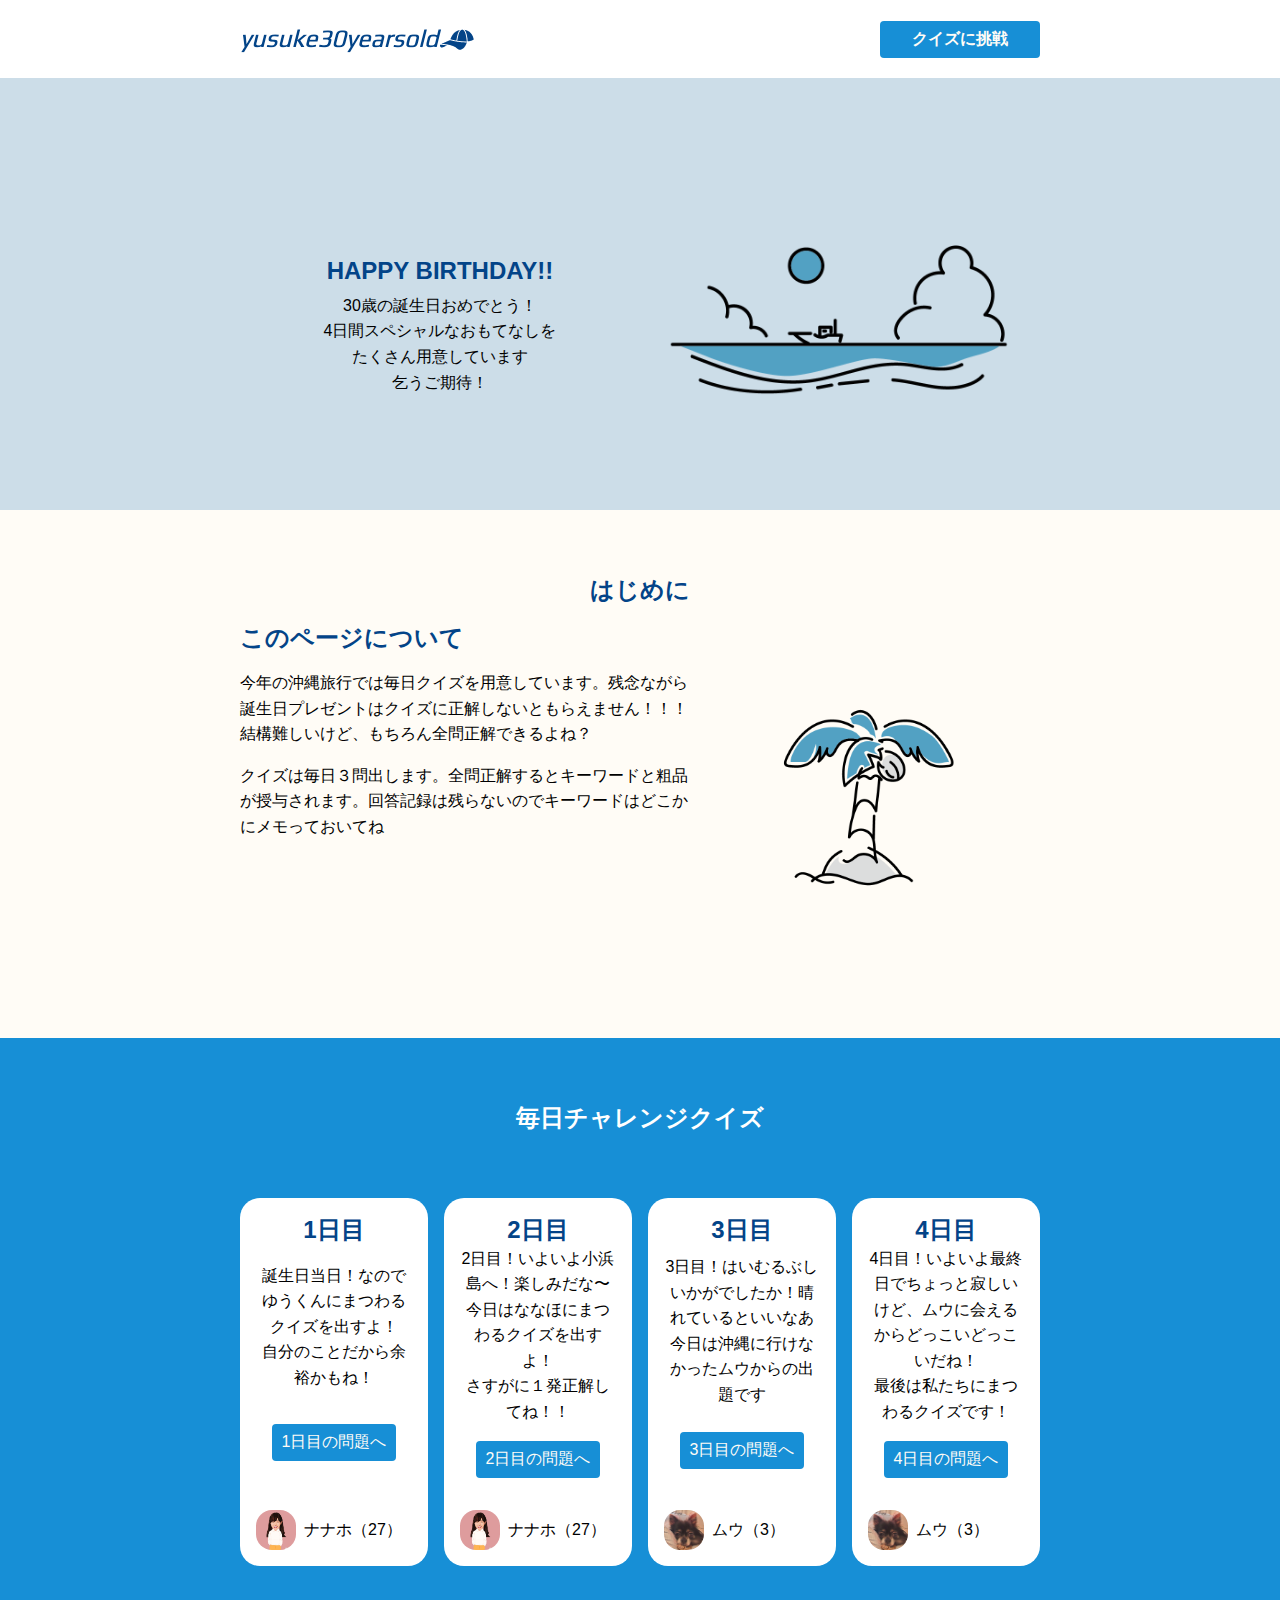
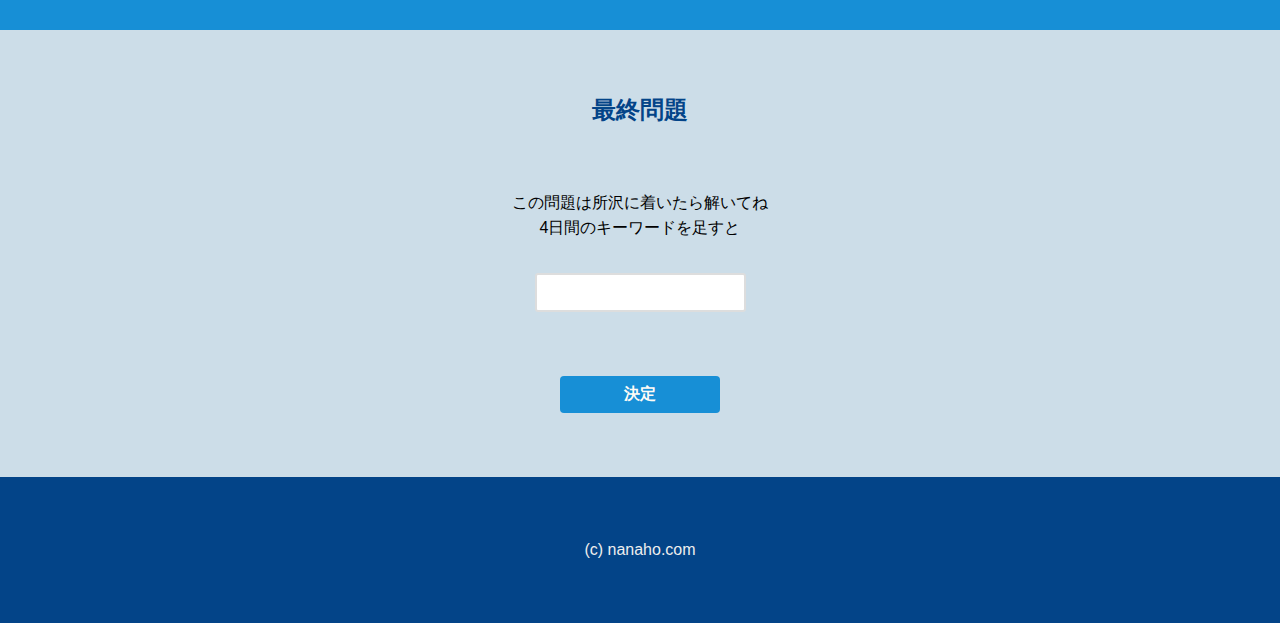
<file: index.html>
<!DOCTYPE html>
<html lang="ja">

<head>
  <meta charset="UTF-8">
  <meta name="viewport" content="width=device-width, initial-scale=1.0">
  <title>ゆうすけBirthday2022</title>
  <link rel="shortcut icon" href="img/favicon.png" type="image/x-icon">
  <link rel="stylesheet" href="css/style.css">
</head>

<body>
  <header>
    <div class="container">
      <a href="">
        <h1>
          <image src="img/logo1.png" alt="Dotinstall Walking" width="240px"></image>
        </h1>
      </a>
      <a href="#quiz" class="btn">クイズに挑戦</a>
    </div>
  </header>

  <section class="hero">
    <div class="container">
      <div class="desc">
        <h1>HAPPY BIRTHDAY!!</h1>
        <p>30歳の誕生日おめでとう！<br>4日間スペシャルなおもてなしを<br>たくさん用意しています<br>乞うご期待！</p>
        <!-- <a href="#" class="btn">ダウンロード</a> -->
      </div>
      <div class="pic">
        <img src="img/b0828.png" alt="imgeTop" width="320" height="330">
      </div>
    </div>
  </section>

  <section class="features" >
    <h1>はじめに</h1>
    <div class="container">
      <section>
        <div class="pic">
          <img src="img/b0830.png" alt="特徴のイメージ">
        </div>
        <div class="desc">
          <h2>このページについて</h2>
          <p>今年の沖縄旅行では毎日クイズを用意しています。残念ながら誕生日プレゼントはクイズに正解しないともらえません！！！結構難しいけど、もちろん全問正解できるよね？</p>
          <p>クイズは毎日３問出します。全問正解するとキーワードと粗品が授与されます。回答記録は残らないのでキーワードはどこかにメモっておいてね
          </p>
        </div>
      </section>
    </div>
  </section>

  <!-- user'svoice -->
  <section class="voices" id="quiz">
    <h1>毎日チャレンジクイズ</h1>
    <div class="container">
      <section>
        <h2>1日目</h2>
        <p>誕生日当日！なのでゆうくんにまつわるクイズを出すよ！<br>自分のことだから余裕かもね！</p>
        <a href="html/day1.html" class="btn">1日目の問題へ</a>
        <footer>
          <img src="img/user1.JPG" alt="ユーザのアイコン" width="40" height="40">
          <p>ナナホ（27）</p>
        </footer>
      </section>
      <section>
        <h2>2日目</h2>
        <p>2日目！いよいよ小浜島へ！楽しみだな〜今日はななほにまつわるクイズを出すよ！<br>さすがに１発正解してね！！</p>
        <a href="html/day2.html" class="btn">2日目の問題へ</a>
        <footer>
          <img src="img/user1.JPG" alt="ユーザのアイコン" width="40" height="40">
          <p>ナナホ（27）</p>
        </footer>
      </section>
      <section>
        <h2>3日目</h2>
        <p>3日目！はいむるぶしいかがでしたか！晴れているといいなあ<br>今日は沖縄に行けなかったムウからの出題です</p>
        <a href="html/day3.html" class="btn">3日目の問題へ</a>
        <footer>
          <img src="img/user3.jpg" alt="ユーザのアイコン" width="40" height="40">
          <p>ムウ（3）</p>
        </footer>
      </section>
      <section>
        <h2>4日目</h2>
        <p>4日目！いよいよ最終日でちょっと寂しいけど、ムウに会えるからどっこいどっこいだね！<br>最後は私たちにまつわるクイズです！</p>
        <a href="html/day4.html" class="btn">4日目の問題へ</a>
        <footer>
          <img src="img/user3.jpg" alt="ユーザのアイコン" width="40" height="40">
          <p>ムウ（3）</p>
        </footer>
      </section>
  </section>

  <!-- download -->
  <section class="call-to-action">
    <h1>最終問題</h1>
    <p>この問題は所沢に着いたら解いてね</p>
    <p>4日間のキーワードを足すと</p>
    <input type="text" name="text is here!" id="inputarea">
    <a id="checkAnswer" class="btn">決定</a>
    <section id="result" class="hidden">
      <h2 id="p1"></h2>
      <p id="p2"></p>
      <a href="" id="goto" class="btn"></a>
    </section>
  </section>

  </div>

  <footer class="copyright">
    <small> (c) nanaho.com </small>
  </footer>
  <script src="js/main.js"></script>
</body>

</html>
</file>
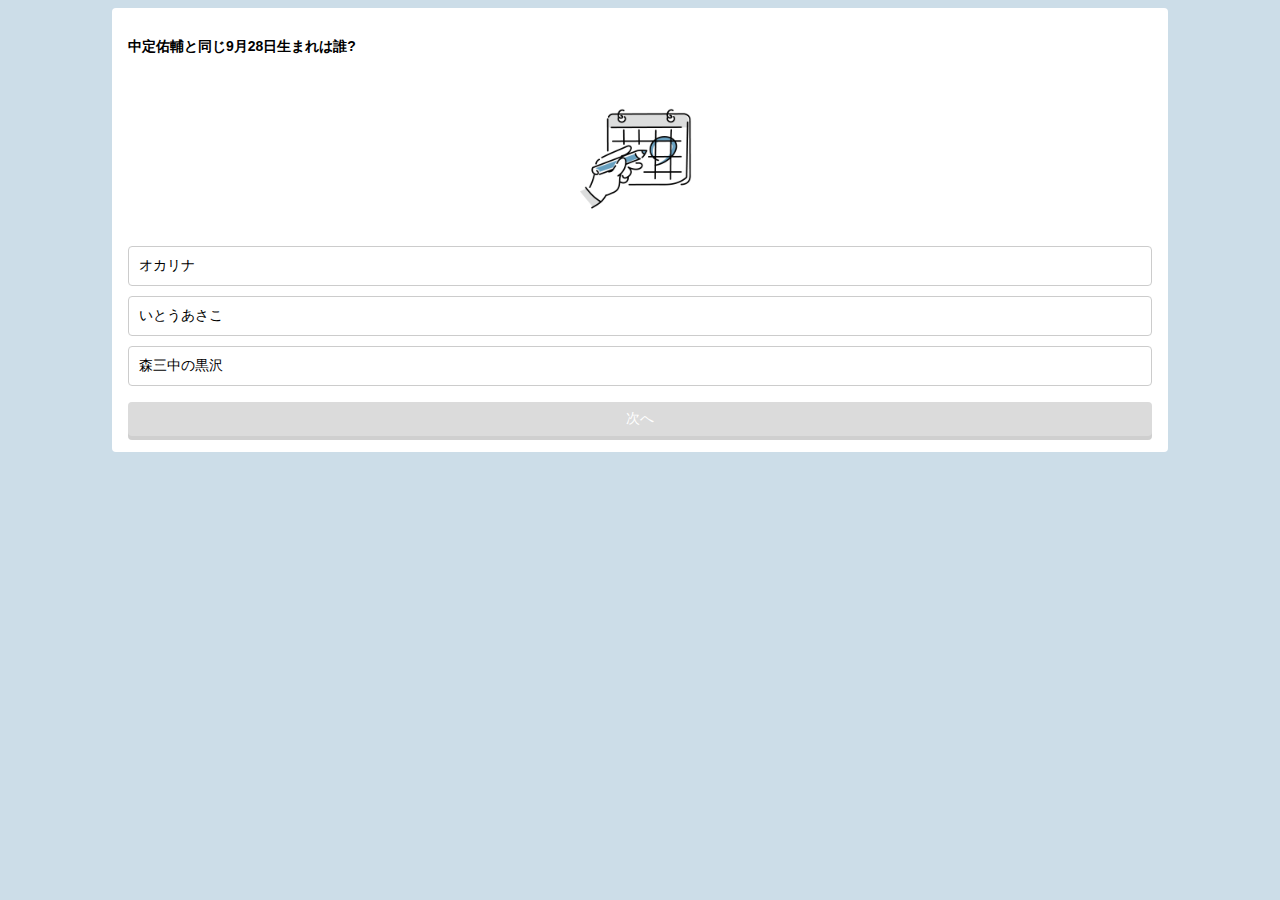
<file: html/day1.html>
<!DOCTYPE html>
<html lang="ja">
<head>
  <meta charset="UTF-8">
  <meta name="viewport" content="width=device-width, initial-scale=1.0">
  <title>quiz2022</title>
  <link rel="stylesheet" href="../css/day1.css">
</head>
<body>
  <section class="container">
    <p id="question"></p>
    <div class="img">
      <img src="" alt="" id="qimage" height="160px">
    </div>
    <ul id="choices"></ul>
    <div id="btn" class="disabled">次へ</div>
    <section id="result" class="hidden">
      <p id="p1"></p>
      <p id="p2"></p>
      <a href="../index.html">ホームへ戻る</a>
    </section>
  </section>
  <script src="../js/day1.js"></script>
</body>
</html>
</file>
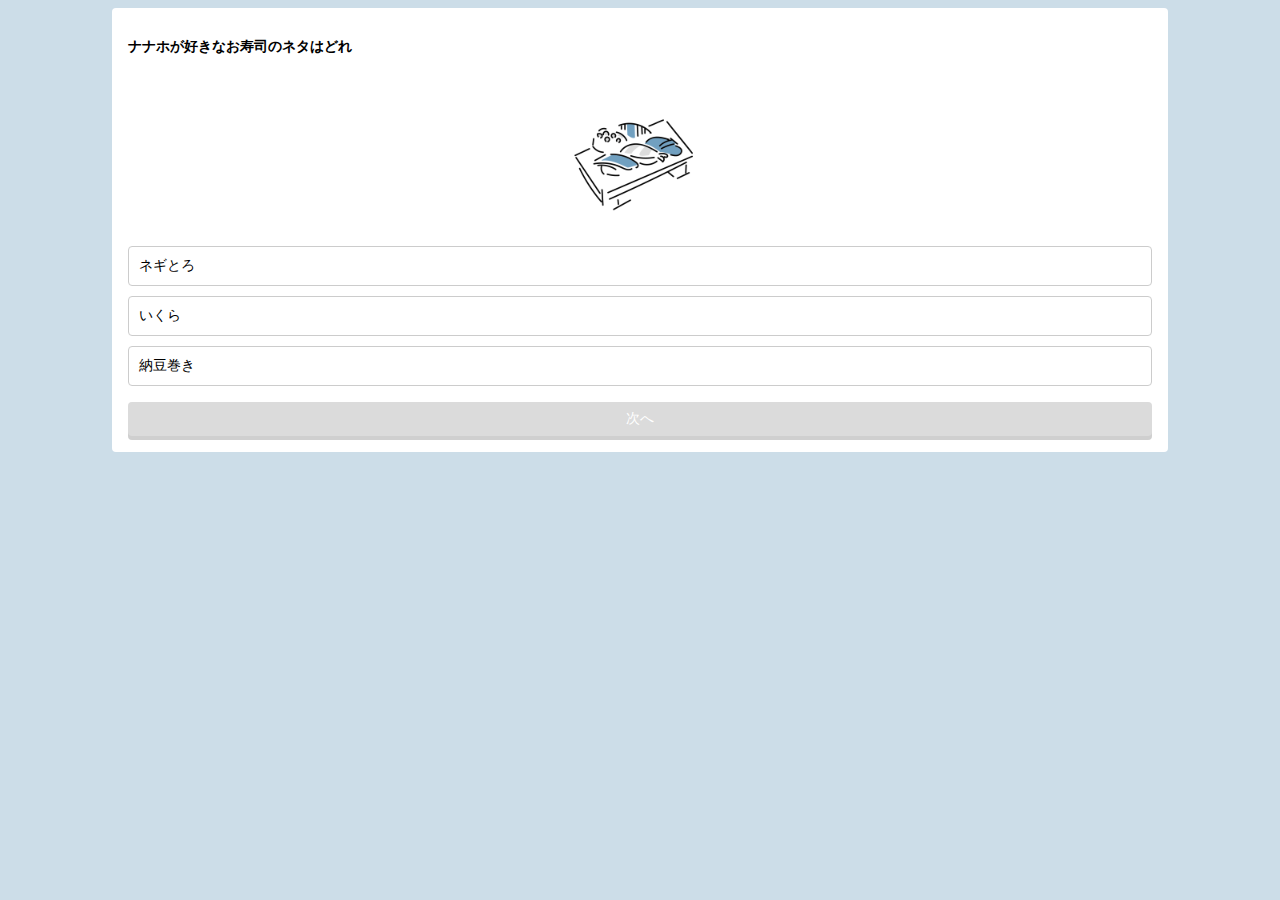
<file: html/day2.html>
<!DOCTYPE html>
<html lang="ja">
<head>
  <meta charset="UTF-8">
  <meta name="viewport" content="width=device-width, initial-scale=1.0">
  <title>quiz2022</title>
  <link rel="stylesheet" href="../css/day1.css">
</head>
<body>
  <section class="container">
    <p id="question"></p>
    <div class="img">
      <img src="" alt="" id="qimage" height="160px">
    </div>
    <ul id="choices"></ul>
    <div id="btn" class="disabled">次へ</div>
    <section id="result" class="hidden">
      <p id="p1"></p>
      <p id="p2"></p>
      <a href="../index.html">ホームへ戻る</a>
    </section>
  </section>
  <script src="../js/day2.js"></script>
</body>
</html>
</file>
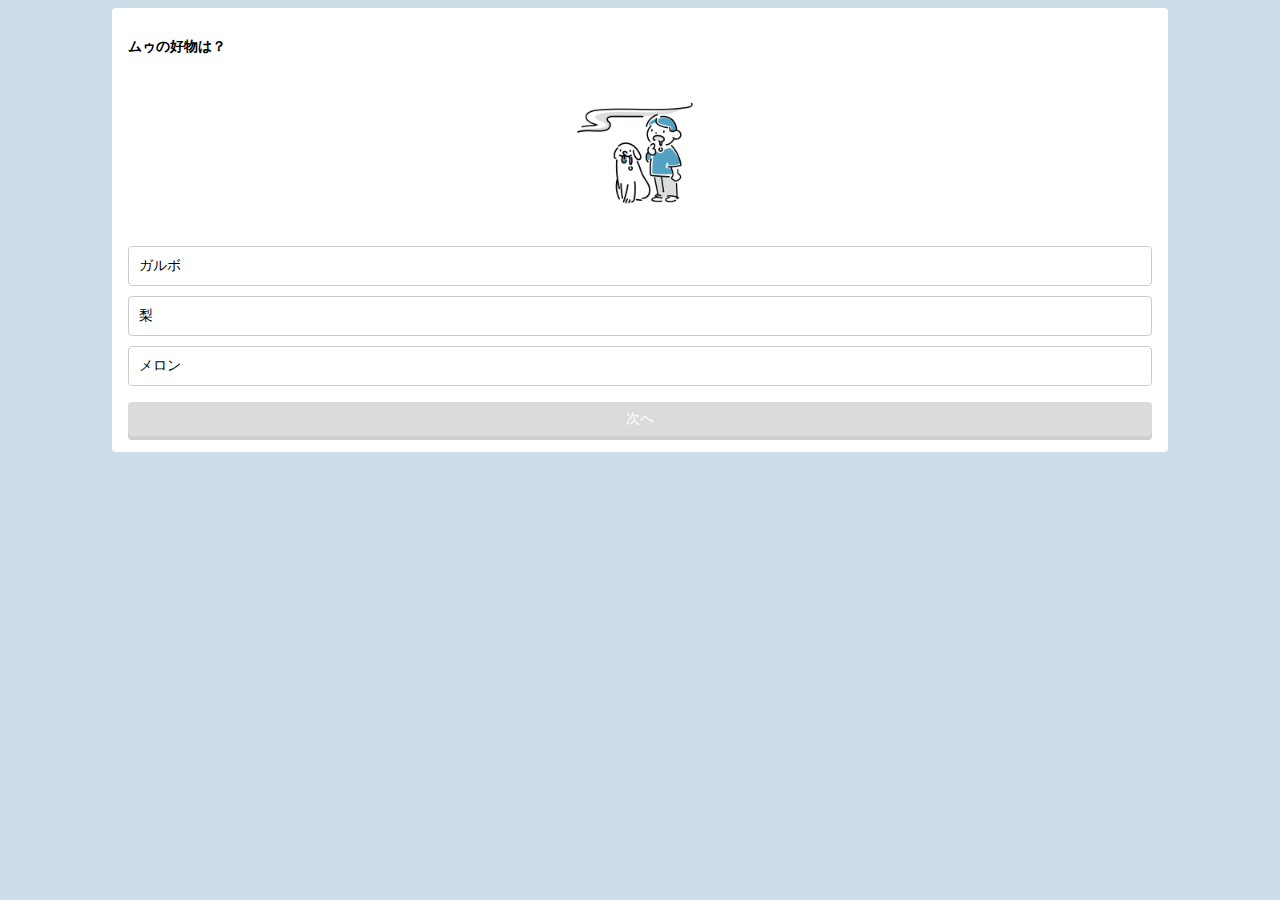
<file: html/day3.html>
<!DOCTYPE html>
<html lang="ja">
<head>
  <meta charset="UTF-8">
  <meta name="viewport" content="width=device-width, initial-scale=1.0">
  <title>quiz2022</title>
  <link rel="stylesheet" href="../css/day1.css">
</head>
<body>
  <section class="container">
    <p id="question"></p>
    <div class="img">
      <img src="" alt="" id="qimage" height="160px">
    </div>
    <ul id="choices"></ul>
    <div id="btn" class="disabled">次へ</div>
    <section id="result" class="hidden">
      <p id="p1"></p>
      <p id="p2"></p>
      <a href="../index.html">ホームへ戻る</a>
    </section>
  </section>
  <script src="../js/day3.js"></script>
</body>
</html>
</file>
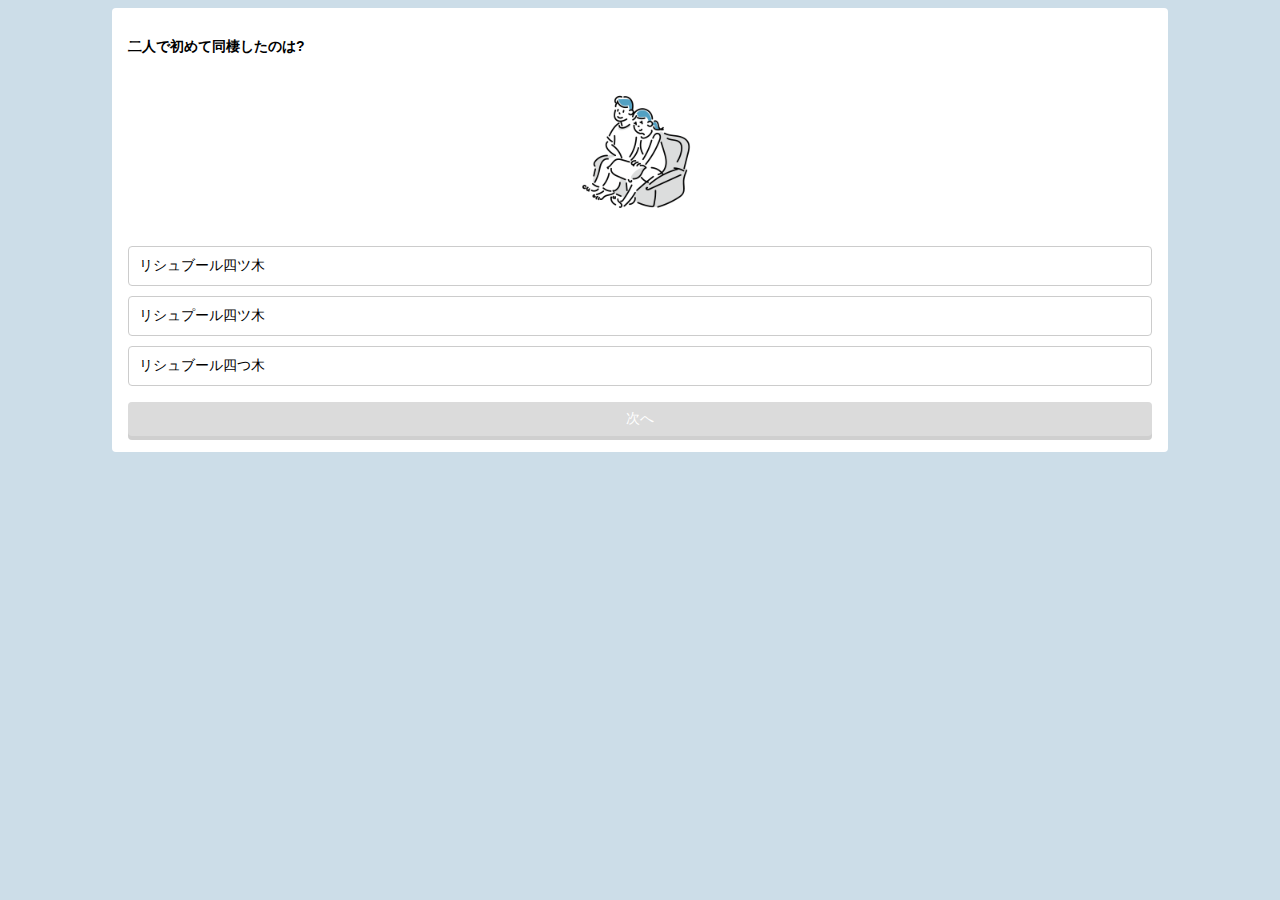
<file: html/day4.html>
<!DOCTYPE html>
<html lang="ja">
<head>
  <meta charset="UTF-8">
  <meta name="viewport" content="width=device-width, initial-scale=1.0">
  <title>quiz2022</title>
  <link rel="stylesheet" href="../css/day1.css">
</head>
<body>
  <section class="container">
    <p id="question"></p>
    <div class="img">
      <img src="" alt="" id="qimage" height="160px">
    </div>
    <ul id="choices"></ul>
    <div id="btn" class="disabled">次へ</div>
    <section id="result" class="hidden">
      <p id="p1"></p>
      <p id="p2"></p>
      <a href="../index.html">ホームへ戻る</a>
    </section>
  </section>
  <script src="../js/day4.js"></script>
</body>
</html>
</file>
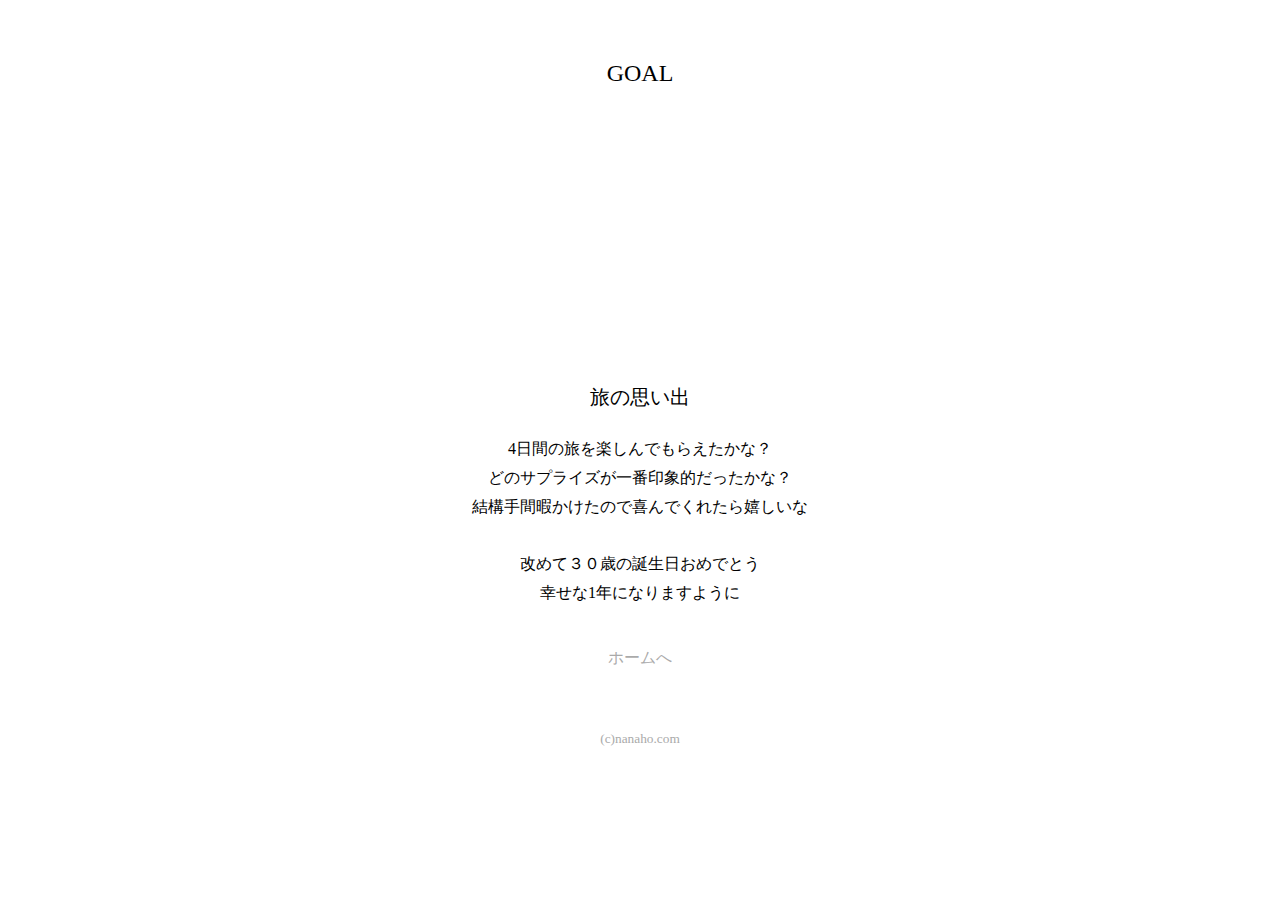
<file: html/goal.html>
<!DOCTYPE html>
<html lang="ja">
<head>
  <meta charset="UTF-8">
  <meta http-equiv="X-UA-Compatible" content="IE=edge">
  <meta name="viewport" content="width=device-width, initial-scale=1.0">
  <title>ゆうすけBirthday2022</title>
  <link rel="shortcut icon" href="../img/favicon.png" type="image/x-icon">
  <link rel="stylesheet" href="../css/goal.css">
</head>
<body>
  <main>
    <div class="container">
      <h1>GOAL</h1>
      <section>
        <!-- <img src="../img/b1157.png" alt="勇者ゲーム"
         width="400"> -->
         <div class="responsive">
           <iframe width="100%" height="100%" src="https://www.youtube.com/embed/x5i_8khPuA0" title="YouTube video player" frameborder="0" allow="accelerometer; autoplay; clipboard-write; encrypted-media; gyroscope; picture-in-picture" allowfullscreen></iframe>
          </div>
           <h2>旅の思い出</h2>
        <p>4日間の旅を楽しんでもらえたかな？<br>
          どのサプライズが一番印象的だったかな？<br>
          結構手間暇かけたので喜んでくれたら嬉しいな<br>
          <br>
          改めて３０歳の誕生日おめでとう<br>
          幸せな1年になりますように
        </p>
        <a href="../index.html">ホームへ</a>
      </section>
      
    </div>
    
  </main>

  <footer>
    <small>(c)nanaho.com</small>
  </footer>
</body>
</html>
</file>
<file: css/style.css>
/* common */

body {
  margin: 0;
  font-family: Arial, Helvetica, sans-serif;
}

img {
  vertical-align: bottom;
}

h1,
h2 {
  margin: 0;
  font-weight: bold;
  color: #034488;
}

h1 {
  font-size: 24px;
}

h2 {
  font-style: 20px;
}

p {
  margin: 0;
  line-height: 1.6;
}

a {
  text-decoration: none;
  color: inherit;
}

.btn {
  display: block;
  width: 160px;
  background: #178fd6;
  color: #fffcf6;
  text-align: center;
  padding: 8px 0;
  border-radius: 4px;
  font-weight: bold;
}

.container {
  width: calc(100% - 32px);
  margin: 0 auto;
  /* outline: 2px solid red; */
  max-width: 800px;
}

/* header */
header {
  padding: 16px 0;
}

header .container {
  display: flex;
  justify-content: space-between;
  align-items: center;
}


/* main */
/* hero */
.hero {
  background-color:#ccdde8;
  /* background-image: url(../img/b0828.png);
  background-repeat: repeat-x;
  background-position: center bottom;  */
  padding-top: 64px;
  text-align: center;
}

.hero p {
  margin-top: 8px;
}

.hero .btn {
  margin: 64px auto 0;
}

.hero img {
  margin-top: 16px;
}

/* features */

.features {
  padding: 64px 0;
  background-color: #fffcf6;
}

.features h1 {
  text-align: center;
  padding-bottom: 16px;
}

.features img {
  width: 100%
}

.features .pic {
  padding: 32px;
}

.features h2 {
  padding-bottom: 16px;
}

.features p+p {
  margin-top: 16px;
}

.features section+section {
  margin-top: 40px;
}

/* voices */
.voices {
  background: #178fd6;
  padding: 64px 0;
  text-align: center;

}

.voices h1 {
  text-align: center;
  padding-bottom: 64px;
  color:#fff
}

.voices a{
  width: 80%;
  font-size: 16px;
  margin: 16px auto;
  font-weight: normal;
}

.voices section {
  background: #fff;
  padding: 16px;
  border-radius: 20px;
}

.voices footer {
  display: flex;
  gap: 8px;
  align-items: center;
  margin-top: 16px;
}

.voices img{
  border-radius: 16px;
}

.voices section+section {
  margin-top: 16px;
}

/* call-to-action */
.call-to-action {
  padding: 64px 0;
  background-color: #ccdde8;
  text-align: center;
  margin: 0 auto;
  position: relative;
}

.call-to-action h1 {
  text-align: center;
  padding-bottom: 64px;
}

.call-to-action p+p{
  padding-bottom: 32px;
}

input{
  margin-bottom: 64px;
  padding: 10px 15px; /*ボックスを大きくする*/
  border-radius: 3px; /*ボックス角の丸み*/
  border: 2px solid #ddd; /*枠線*/
}

.call-to-action .btn {
  margin: 0 auto;
}

#result{
  position: absolute;
  width: 80%;
  top: 50%;
  left: 50%;
  transform: translate(-50%, -50%);
  -webkit-transform: translate(-50%, -50%);
  -ms-transform: translate(-50%, -50%);
  background: #fffcf6;
  opacity: 0.90;
  padding: 30px;
  box-shadow: 0 4px 8px rgba(0,0,0,0.2);
  margin: 0 auto; 
  border-radius: 4px;
  text-align: center;
  transition: 0.4s; 
}

#result.hidden{
  transform: translateY(-5000px);
}

#result > p{
  font-style: 24px;
  margin-top: 16px;
}

#result > a{
 display: block;
 text-decoration: none;
 margin-top: 16px;
}

/* footer */
.copyright {
  background: #034488;
  padding: 64px 0;
  text-align: center;
}

.copyright small {
  font-size: 16px;
  color: #eee;

}

/* large section */
@media (min-width: 600px) {

  .hero .container {
    display: flex;
    align-items: center;
  }

  .hero .desc,
  .hero .pic {
    width: 50%;
  }

  .hero img {
    width: calc(100% - 32px);
    height: auto;
    margin-top: 0;
  }

  .features section {
    display: flex;
  }

  .features section:nth-child(odd) {
    flex-direction: row-reverse;
  }

  .voices .container {
    display: flex;
    gap: 16px;
  }

  .voices section+section {
    margin-top: 0;
  }

  .voices section {
    width: calc((100% - 32px) / 3);
    display: flex;
    flex-direction: column;
    justify-content: space-between;
  }

  
  
}
</file>
<file: css/day1.css>
/* common */

body {
  margin: 0;
  background: #ccdde8;
  font-size: 14px;
  font-family: Verdana, Geneva, Tahoma, sans-serif;
}

.img{
  text-align: center;
}

img {
  vertical-align: bottom;
}

.container{
  width: 80%;
  margin: 8px auto;
  background: #fff;
  border-radius: 4px;
  padding: 16px;
  position: relative;
}

#question{
  margin-bottom: 16px;
  font-weight: bold;
}

#choices{
  list-style: none;
  padding: 0;
  margin-bottom: 16px;
}

#choices > li {
  border: 1px solid #ccc;
  border-radius: 4px;
  padding: 10px;
  margin-bottom: 10px;
  cursor: pointer;
}

#choices > li:hover {
  background: #f8f8f8;
}

/* 正解時 */
#choices > li.correct{
  background: #d4edda;
  border-color: #c3e6cb;
  color: #155724;
  font-weight: bold;
}

#choices > li.correct::after {
  content: ' ：正解！';
}

/* 不正解時 */
#choices > li.wrong{
  background: #f8d8da;
  border-color: #f5c6cb;
  color: #721c24;
  font-weight: bold;
}
#choices > li.wrong::after {
  content: ' ：残念...';
}


#btn , #result > a {
  background: #3498db;
  padding: 8px;
  border-radius: 4px;
  cursor: pointer;
  text-align: center;
  color: #fff;
  box-shadow: 0 4px 0 #178fd6;
}

#btn.disabled{  
  background: #ccc;
  box-shadow: 0 4px 0 #bbb;
  opacity: 0.7;

}

#result{
  position: absolute;
  width: 80%;
  top: 50%;
  left: 50%;
  transform: translate(-50%, -50%);
  -webkit-transform: translate(-50%, -50%);
  -ms-transform: translate(-50%, -50%);
  background: #fffcf6;
  padding: 30px;
  box-shadow: 0 4px 8px rgba(0,0,0,0.2);
  top: 50px;
  right: 50px;
  margin: 0 auto;
  border-radius: 4px;
  text-align: center;
  transition: 0.4s; 
}

#result.hidden{
  transform: translateY(-500px);
}

#result > p{
  font-style: 24px;
}

#result > a{
 display: block;
 text-decoration: none;
}


/* header */

/* main */

/* footer */
</file>
<file: css/goal.css>
body {
  margin: 0;
}

h1,p,h2{
  margin: 0;
}

img {
  vertical-align: bottom;
}

/* header */
header {
  background: #efefef;
}
header .container{
  margin: 0 auto;
  width: 400px;
  padding: 32px 0;
  display: flex;
  align-items: center;
}

header .icon{
  border-radius: 50%;
}

header h1{
  font-weight: normal;
  font-size: 24px;
}

/* main */
main .container{
  margin: 0 auto;
  width: 400px;
}

.responsive {
  width: 100%;
  aspect-ratio: 16/9;
  }
.responsive iframe {
  width: 100%;
  height: 100%;
  }

section{
  text-align: center;
}
    

main h1{
  font-weight: normal;
  font-size: 24px;
  text-align: center;
  padding: 60px 0;
}

main h2{
  font-weight: normal;
  text-align: center;
  font-size: 20px;
  margin-top: 8px;
}

main p{
  line-height: 1.8;
  margin-top: 24px;
  margin-bottom: 40px;
}

main section + section{
  margin-top: 60px;
}

 a{
  text-decoration: none;
  color: #aaa;
  font-size: 16px;
}

/* footer */
footer {
  padding: 60px 0;
  text-align: center;
  color: #aaa;
}
</file>
